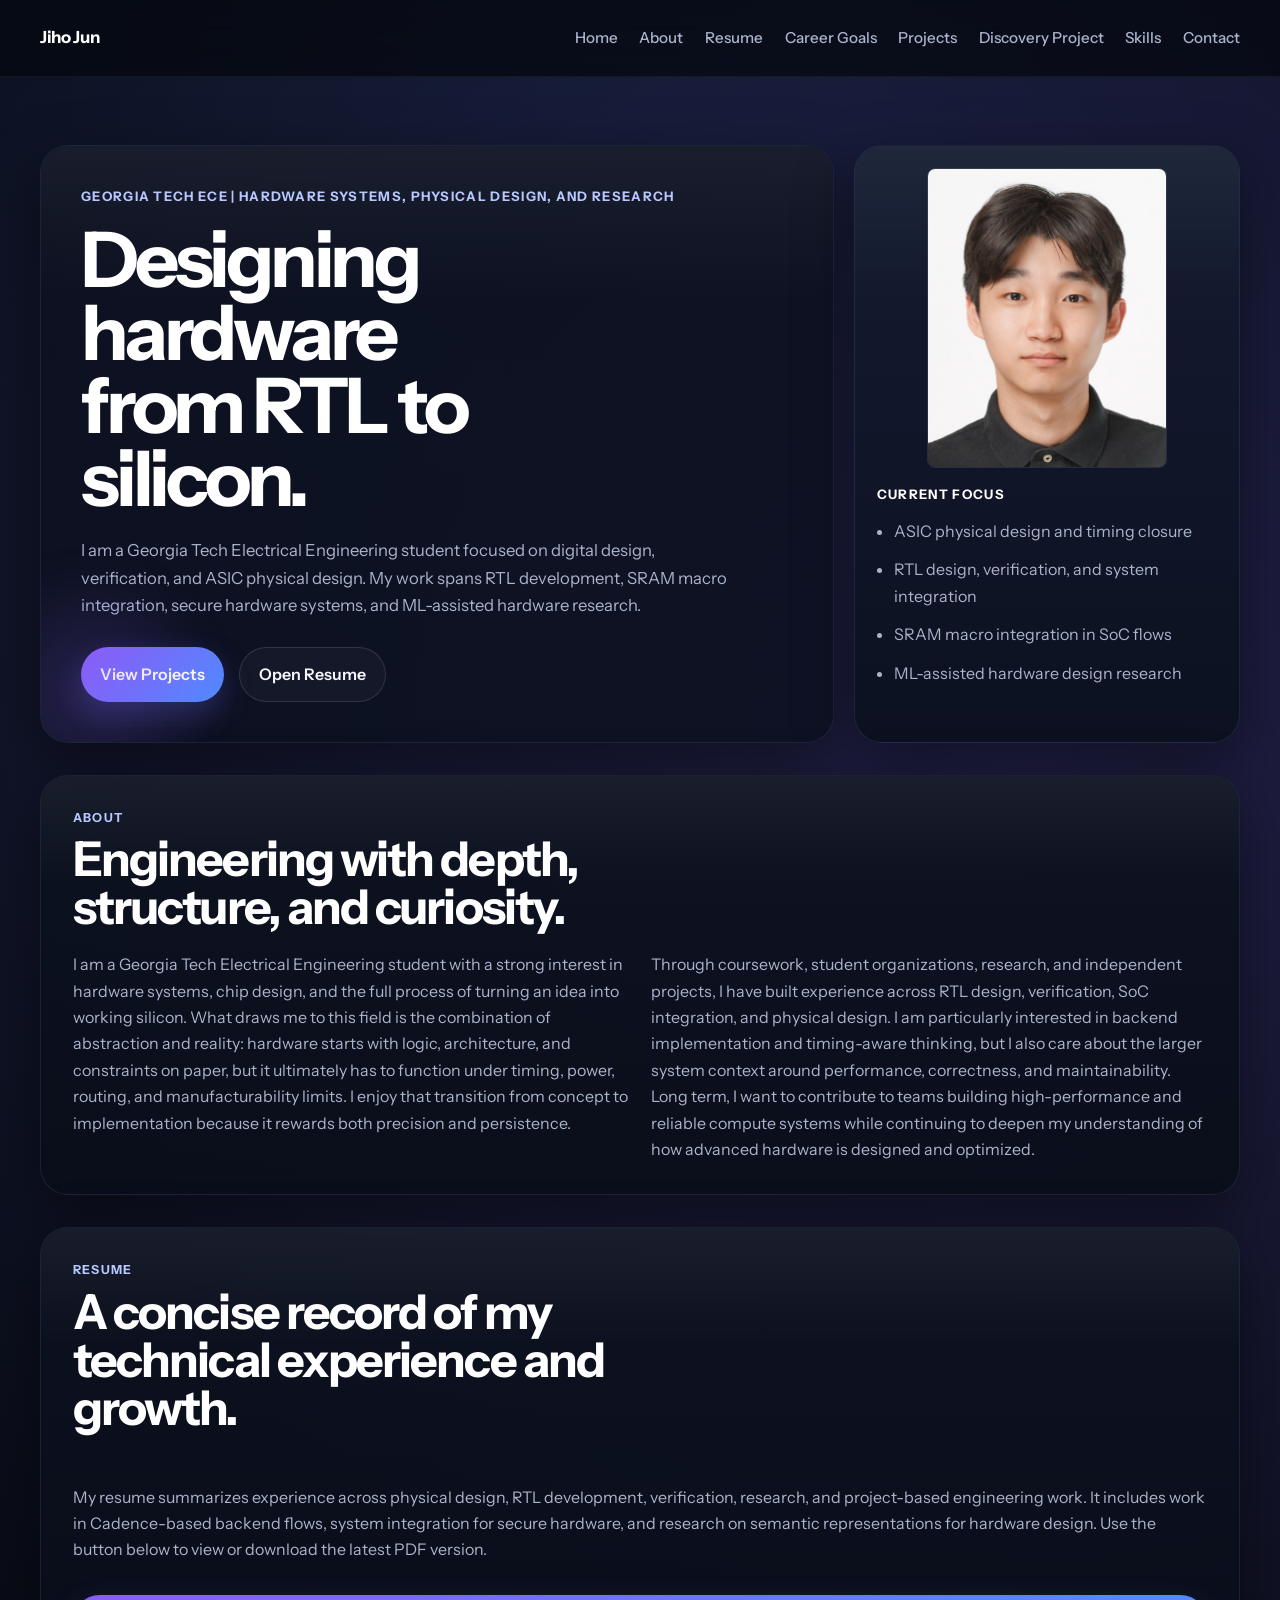
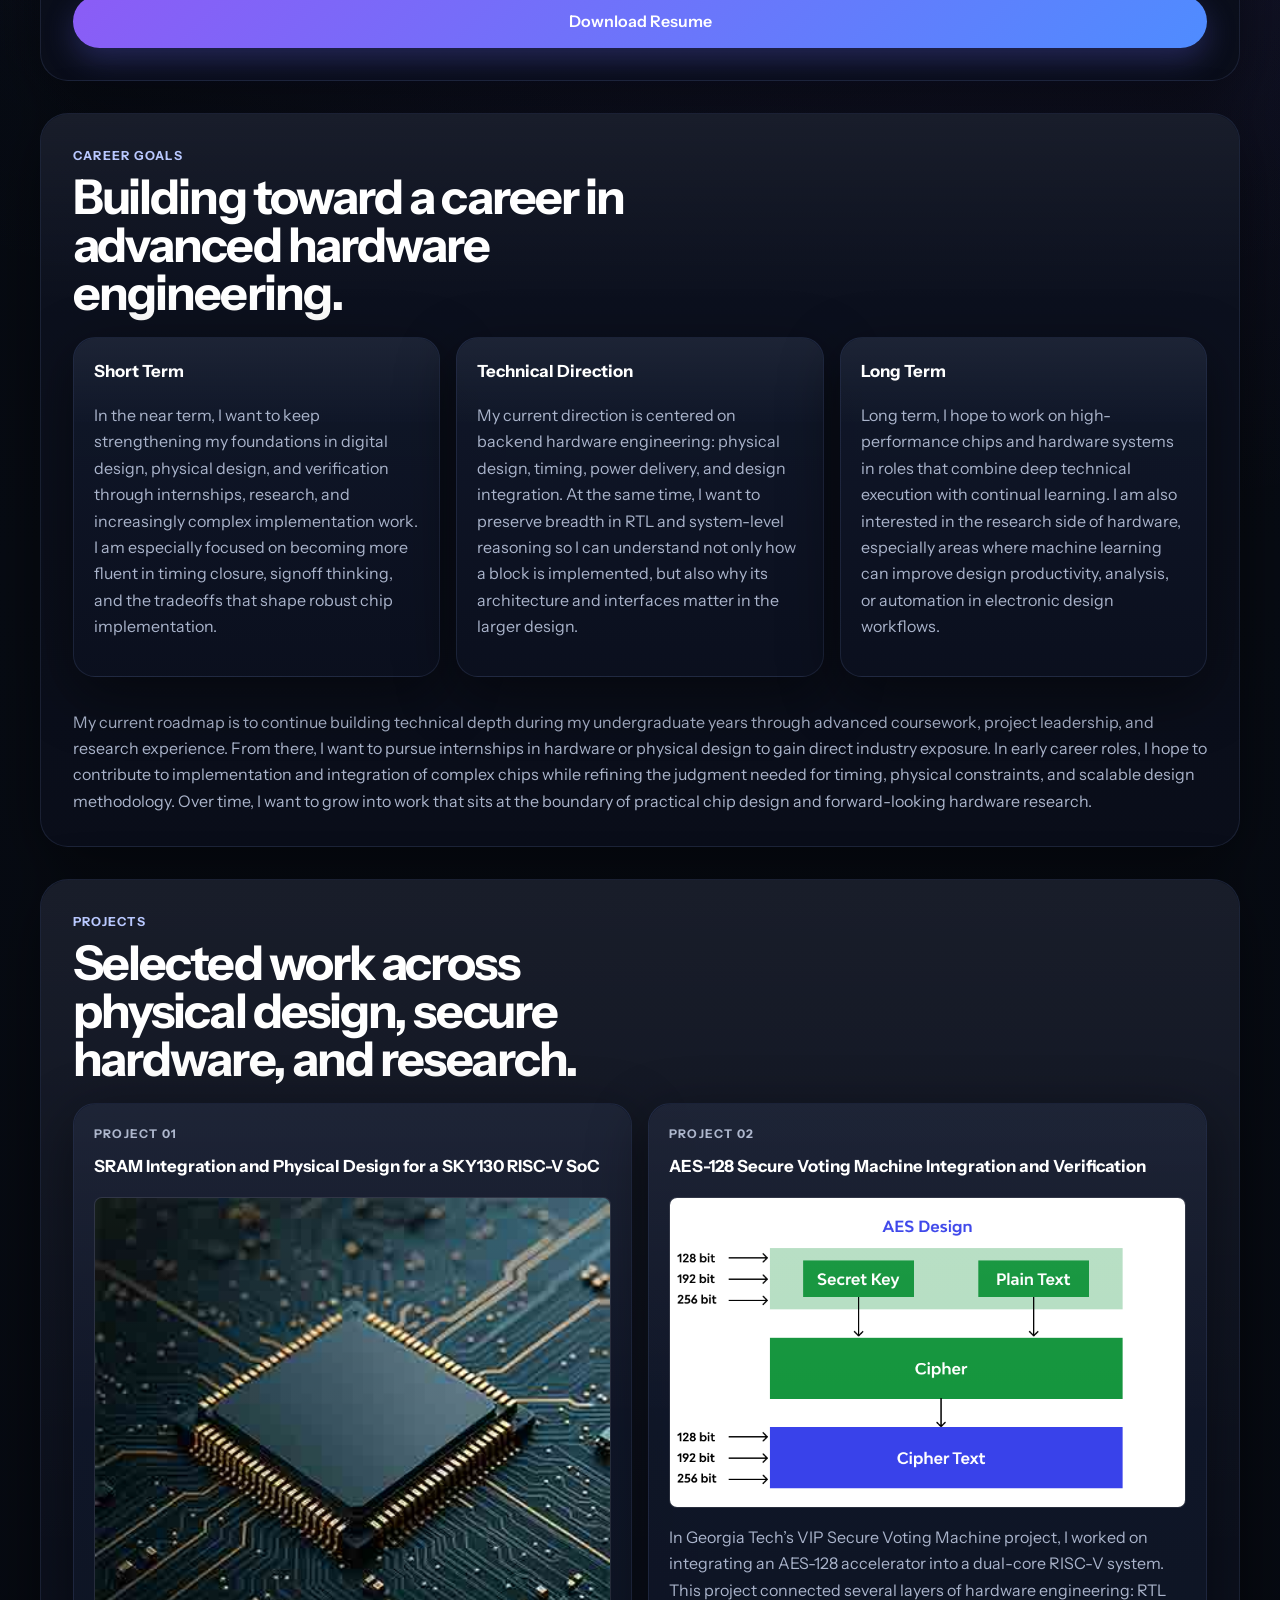
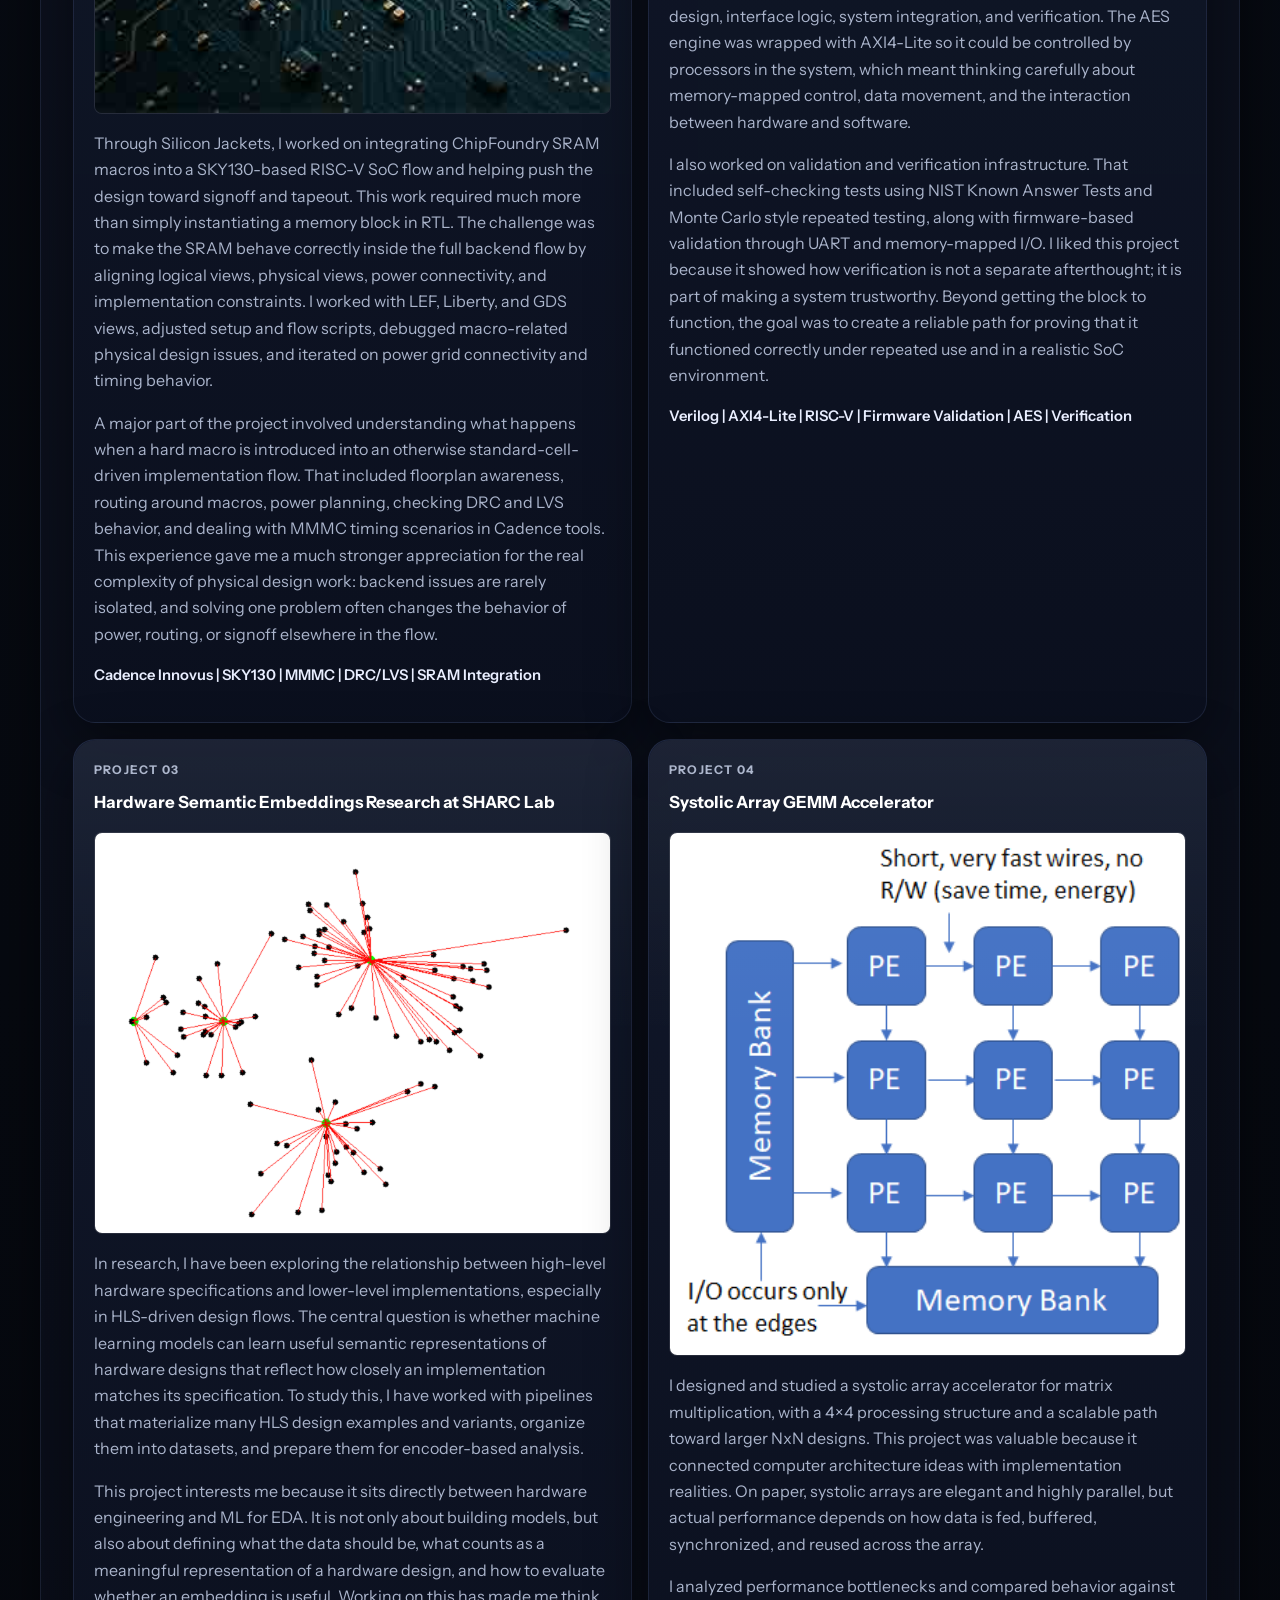
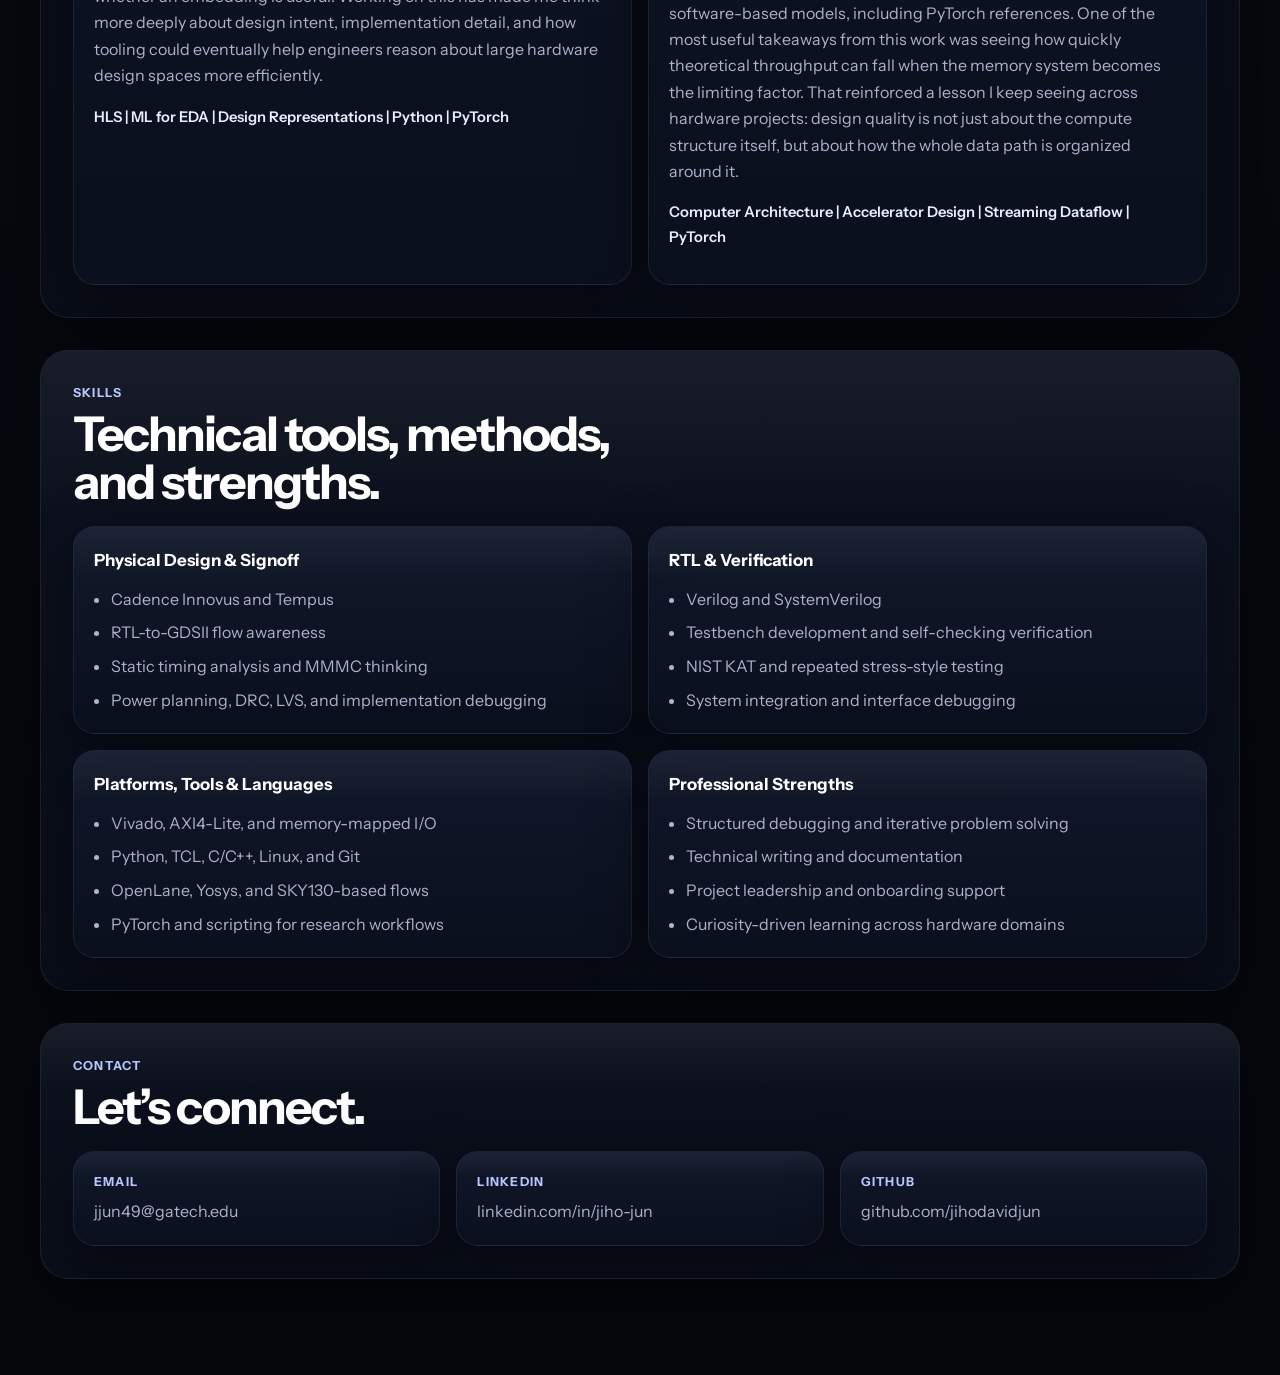
<file: index.html>
<!DOCTYPE html>
<html lang="en">
  <head>
    <meta charset="UTF-8" />
    <meta name="viewport" content="width=device-width, initial-scale=1.0" />
    <title>Jiho Jun | Hardware Systems Portfolio</title>
    <meta
      name="description"
      content="Personal portfolio for Jiho Jun, a Georgia Tech Electrical Engineering student focused on hardware systems, physical design, and chip design."
    />
    <link rel="preconnect" href="https://fonts.googleapis.com" />
    <link rel="preconnect" href="https://fonts.gstatic.com" crossorigin />
    <link
      href="https://fonts.googleapis.com/css2?family=Instrument+Sans:wght@400;500;600;700&family=Newsreader:opsz,wght@6..72,500;6..72,600&display=swap"
      rel="stylesheet"
    />
    <link rel="stylesheet" href="style.css" />
  </head>
  <body>
    <header class="site-header">
      <div class="container nav-shell">
        <a class="brand" href="#home">Jiho Jun</a>

        <nav class="site-nav" aria-label="Primary navigation">
          <a href="#home">Home</a>
          <a href="#about">About</a>
          <a href="#resume">Resume</a>
          <a href="#goals">Career Goals</a>
          <a href="#projects">Projects</a>
          <a href="discovery-project.html">Discovery Project</a>
          <a href="#skills">Skills</a>
          <a href="#contact">Contact</a>
        </nav>
      </div>
    </header>

    <main>
      <section class="hero-section hero-tech" id="home">
        <div class="container hero-grid">
          <div class="hero-copy">
            <p class="eyebrow">Georgia Tech ECE | Hardware Systems, Physical Design, and Research</p>

            <h1>Designing hardware from RTL to silicon.</h1>

            <p class="hero-text">
              I am a Georgia Tech Electrical Engineering student focused on digital design,
              verification, and ASIC physical design. My work spans RTL development,
              SRAM macro integration, secure hardware systems, and ML-assisted hardware
              research.
            </p>

            <div class="hero-actions">
              <a class="button button-primary" href="#projects">View Projects</a>
              <a class="button button-secondary" href="Jiho_Jun_Resume_2026_2027.pdf">Open Resume</a>
            </div>
          </div>

          <aside class="hero-panel" aria-label="Profile highlights">
            <img src="assets/headshot.jpg" alt="Jiho Jun headshot" style="width:100%; border-radius:8px; margin-bottom:1rem;">
            <p class="panel-label">Current Focus</p>
            <ul class="focus-list">
              <li>ASIC physical design and timing closure</li>
              <li>RTL design, verification, and system integration</li>
              <li>SRAM macro integration in SoC flows</li>
              <li>ML-assisted hardware design research</li>
            </ul>
          </aside>
        </div>
      </section>

      <section class="content-section" id="about">
        <div class="container section-shell">
          <div class="section-heading">
            <p class="section-tag">About</p>
            <h2>Engineering with depth, structure, and curiosity.</h2>
          </div>

          <div class="section-content two-column">
            <p>
              I am a Georgia Tech Electrical Engineering student with a strong interest in hardware
              systems, chip design, and the full process of turning an idea into working silicon.
              What draws me to this field is the combination of abstraction and reality: hardware
              starts with logic, architecture, and constraints on paper, but it ultimately has to
              function under timing, power, routing, and manufacturability limits. I enjoy that
              transition from concept to implementation because it rewards both precision and
              persistence.
            </p>
            <p>
              Through coursework, student organizations, research, and independent projects, I have
              built experience across RTL design, verification, SoC integration, and physical design.
              I am particularly interested in backend implementation and timing-aware thinking, but I
              also care about the larger system context around performance, correctness, and
              maintainability. Long term, I want to contribute to teams building high-performance and
              reliable compute systems while continuing to deepen my understanding of how advanced
              hardware is designed and optimized.
            </p>
          </div>
        </div>
      </section>

      <section class="content-section" id="resume">
        <div class="container section-shell feature-card">
          <div class="section-heading">
            <p class="section-tag">Resume</p>
            <h2>A concise record of my technical experience and growth.</h2>
          </div>

          <p class="section-content">
            My resume summarizes experience across physical design, RTL development, verification,
            research, and project-based engineering work. It includes work in Cadence-based backend
            flows, system integration for secure hardware, and research on semantic representations
            for hardware design. Use the button below to view or download the latest PDF version.
          </p>

          <a class="button button-primary" href="Jiho_Jun_Resume_2026_2027.pdf">Download Resume</a>
        </div>
      </section>

      <section class="content-section" id="goals">
        <div class="container section-shell">
          <div class="section-heading">
            <p class="section-tag">Career Goals</p>
            <h2>Building toward a career in advanced hardware engineering.</h2>
          </div>

          <div class="goal-grid">
            <article class="info-card">
              <h3>Short Term</h3>
              <p>
                In the near term, I want to keep strengthening my foundations in digital design,
                physical design, and verification through internships, research, and increasingly
                complex implementation work. I am especially focused on becoming more fluent in timing
                closure, signoff thinking, and the tradeoffs that shape robust chip implementation.
              </p>
            </article>

            <article class="info-card">
              <h3>Technical Direction</h3>
              <p>
                My current direction is centered on backend hardware engineering: physical design,
                timing, power delivery, and design integration. At the same time, I want to preserve
                breadth in RTL and system-level reasoning so I can understand not only how a block is
                implemented, but also why its architecture and interfaces matter in the larger design.
              </p>
            </article>

            <article class="info-card">
              <h3>Long Term</h3>
              <p>
                Long term, I hope to work on high-performance chips and hardware systems in roles that
                combine deep technical execution with continual learning. I am also interested in the
                research side of hardware, especially areas where machine learning can improve design
                productivity, analysis, or automation in electronic design workflows.
              </p>
            </article>
          </div>

          <div class="section-content" style="margin-top: 2rem;">
            <p>
              My current roadmap is to continue building technical depth during my undergraduate years
              through advanced coursework, project leadership, and research experience. From there, I
              want to pursue internships in hardware or physical design to gain direct industry
              exposure. In early career roles, I hope to contribute to implementation and integration
              of complex chips while refining the judgment needed for timing, physical constraints, and
              scalable design methodology. Over time, I want to grow into work that sits at the
              boundary of practical chip design and forward-looking hardware research.
            </p>
          </div>
        </div>
      </section>

      <section class="content-section" id="projects">
        <div class="container section-shell">
          <div class="section-heading">
            <p class="section-tag">Projects</p>
            <h2>Selected work across physical design, secure hardware, and research.</h2>
          </div>

          <div class="project-grid">
            <article class="project-card">
              <p class="project-label">Project 01</p>
              <h3>SRAM Integration and Physical Design for a SKY130 RISC-V SoC</h3>
              <img src="assets/sram.jpg" alt="SRAM layout or floorplan" style="width:100%; margin:1rem 0; border-radius:8px;">
              <p>
                Through Silicon Jackets, I worked on integrating ChipFoundry SRAM macros into a
                SKY130-based RISC-V SoC flow and helping push the design toward signoff and tapeout.
                This work required much more than simply instantiating a memory block in RTL. The
                challenge was to make the SRAM behave correctly inside the full backend flow by
                aligning logical views, physical views, power connectivity, and implementation
                constraints. I worked with LEF, Liberty, and GDS views, adjusted setup and flow
                scripts, debugged macro-related physical design issues, and iterated on power grid
                connectivity and timing behavior.
              </p>
              <p>
                A major part of the project involved understanding what happens when a hard macro is
                introduced into an otherwise standard-cell-driven implementation flow. That included
                floorplan awareness, routing around macros, power planning, checking DRC and LVS
                behavior, and dealing with MMMC timing scenarios in Cadence tools. This experience
                gave me a much stronger appreciation for the real complexity of physical design work:
                backend issues are rarely isolated, and solving one problem often changes the behavior
                of power, routing, or signoff elsewhere in the flow.
              </p>
              <p class="project-meta">Cadence Innovus | SKY130 | MMMC | DRC/LVS | SRAM Integration</p>
            </article>

            <article class="project-card">
              <p class="project-label">Project 02</p>
              <h3>AES-128 Secure Voting Machine Integration and Verification</h3>
              <img src="assets/aes.png" alt="AES system block diagram" style="width:100%; margin:1rem 0; border-radius:8px;">
              <p>
                In Georgia Tech’s VIP Secure Voting Machine project, I worked on integrating an
                AES-128 accelerator into a dual-core RISC-V system. This project connected several
                layers of hardware engineering: RTL design, interface logic, system integration, and
                verification. The AES engine was wrapped with AXI4-Lite so it could be controlled by
                processors in the system, which meant thinking carefully about memory-mapped control,
                data movement, and the interaction between hardware and software.
              </p>
              <p>
                I also worked on validation and verification infrastructure. That included
                self-checking tests using NIST Known Answer Tests and Monte Carlo style repeated
                testing, along with firmware-based validation through UART and memory-mapped I/O. I
                liked this project because it showed how verification is not a separate afterthought;
                it is part of making a system trustworthy. Beyond getting the block to function, the
                goal was to create a reliable path for proving that it functioned correctly under
                repeated use and in a realistic SoC environment.
              </p>
              <p class="project-meta">Verilog | AXI4-Lite | RISC-V | Firmware Validation | AES | Verification</p>
            </article>

            <article class="project-card">
              <p class="project-label">Project 03</p>
              <h3>Hardware Semantic Embeddings Research at SHARC Lab</h3>
              <img src="assets/vectors.png" alt="HLS to RTL research pipeline" style="width:100%; margin:1rem 0; border-radius:8px;">
              <p>
                In research, I have been exploring the relationship between high-level hardware
                specifications and lower-level implementations, especially in HLS-driven design flows.
                The central question is whether machine learning models can learn useful semantic
                representations of hardware designs that reflect how closely an implementation matches
                its specification. To study this, I have worked with pipelines that materialize many
                HLS design examples and variants, organize them into datasets, and prepare them for
                encoder-based analysis.
              </p>
              <p>
                This project interests me because it sits directly between hardware engineering and ML
                for EDA. It is not only about building models, but also about defining what the data
                should be, what counts as a meaningful representation of a hardware design, and how to
                evaluate whether an embedding is useful. Working on this has made me think more deeply
                about design intent, implementation detail, and how tooling could eventually help
                engineers reason about large hardware design spaces more efficiently.
              </p>
              <p class="project-meta">HLS | ML for EDA | Design Representations | Python | PyTorch</p>
            </article>

            <article class="project-card">
              <p class="project-label">Project 04</p>
              <h3>Systolic Array GEMM Accelerator</h3>
              <img src="assets/sa.png" alt="Systolic array architecture" style="width:100%; margin:1rem 0; border-radius:8px;">
              <p>
                I designed and studied a systolic array accelerator for matrix multiplication, with a
                4×4 processing structure and a scalable path toward larger NxN designs. This project
                was valuable because it connected computer architecture ideas with implementation
                realities. On paper, systolic arrays are elegant and highly parallel, but actual
                performance depends on how data is fed, buffered, synchronized, and reused across the
                array.
              </p>
              <p>
                I analyzed performance bottlenecks and compared behavior against software-based models,
                including PyTorch references. One of the most useful takeaways from this work was
                seeing how quickly theoretical throughput can fall when the memory system becomes the
                limiting factor. That reinforced a lesson I keep seeing across hardware projects:
                design quality is not just about the compute structure itself, but about how the whole
                data path is organized around it.
              </p>
              <p class="project-meta">Computer Architecture | Accelerator Design | Streaming Dataflow | PyTorch</p>
            </article>
          </div>
        </div>
      </section>

      <section class="content-section" id="skills">
        <div class="container section-shell">
          <div class="section-heading">
            <p class="section-tag">Skills</p>
            <h2>Technical tools, methods, and strengths.</h2>
          </div>

          <div class="skills-grid">
            <article class="skill-group">
              <h3>Physical Design &amp; Signoff</h3>
              <ul>
                <li>Cadence Innovus and Tempus</li>
                <li>RTL-to-GDSII flow awareness</li>
                <li>Static timing analysis and MMMC thinking</li>
                <li>Power planning, DRC, LVS, and implementation debugging</li>
              </ul>
            </article>

            <article class="skill-group">
              <h3>RTL &amp; Verification</h3>
              <ul>
                <li>Verilog and SystemVerilog</li>
                <li>Testbench development and self-checking verification</li>
                <li>NIST KAT and repeated stress-style testing</li>
                <li>System integration and interface debugging</li>
              </ul>
            </article>

            <article class="skill-group">
              <h3>Platforms, Tools &amp; Languages</h3>
              <ul>
                <li>Vivado, AXI4-Lite, and memory-mapped I/O</li>
                <li>Python, TCL, C/C++, Linux, and Git</li>
                <li>OpenLane, Yosys, and SKY130-based flows</li>
                <li>PyTorch and scripting for research workflows</li>
              </ul>
            </article>

            <article class="skill-group">
              <h3>Professional Strengths</h3>
              <ul>
                <li>Structured debugging and iterative problem solving</li>
                <li>Technical writing and documentation</li>
                <li>Project leadership and onboarding support</li>
                <li>Curiosity-driven learning across hardware domains</li>
              </ul>
            </article>
          </div>
        </div>
      </section>

      <section class="content-section" id="contact">
        <div class="container section-shell contact-shell">
          <div class="section-heading">
            <p class="section-tag">Contact</p>
            <h2>Let’s connect.</h2>
          </div>

          <div class="contact-grid">
            <a class="contact-card" href="jjun49@gatech.edu">
              <span class="contact-label">Email</span>
              <span>jjun49@gatech.edu</span>
            </a>

            <a class="contact-card" href="https://www.linkedin.com/in/jiho-jun" target="_blank" rel="noreferrer">
              <span class="contact-label">LinkedIn</span>
              <span>linkedin.com/in/jiho-jun</span>
            </a>

            <a class="contact-card" href="https://github.com/jihodavidjun" target="_blank" rel="noreferrer">
              <span class="contact-label">GitHub</span>
              <span>github.com/jihodavidjun</span>
            </a>
          </div>
        </div>
      </section>
    </main>
  </body>
</html>
</file>
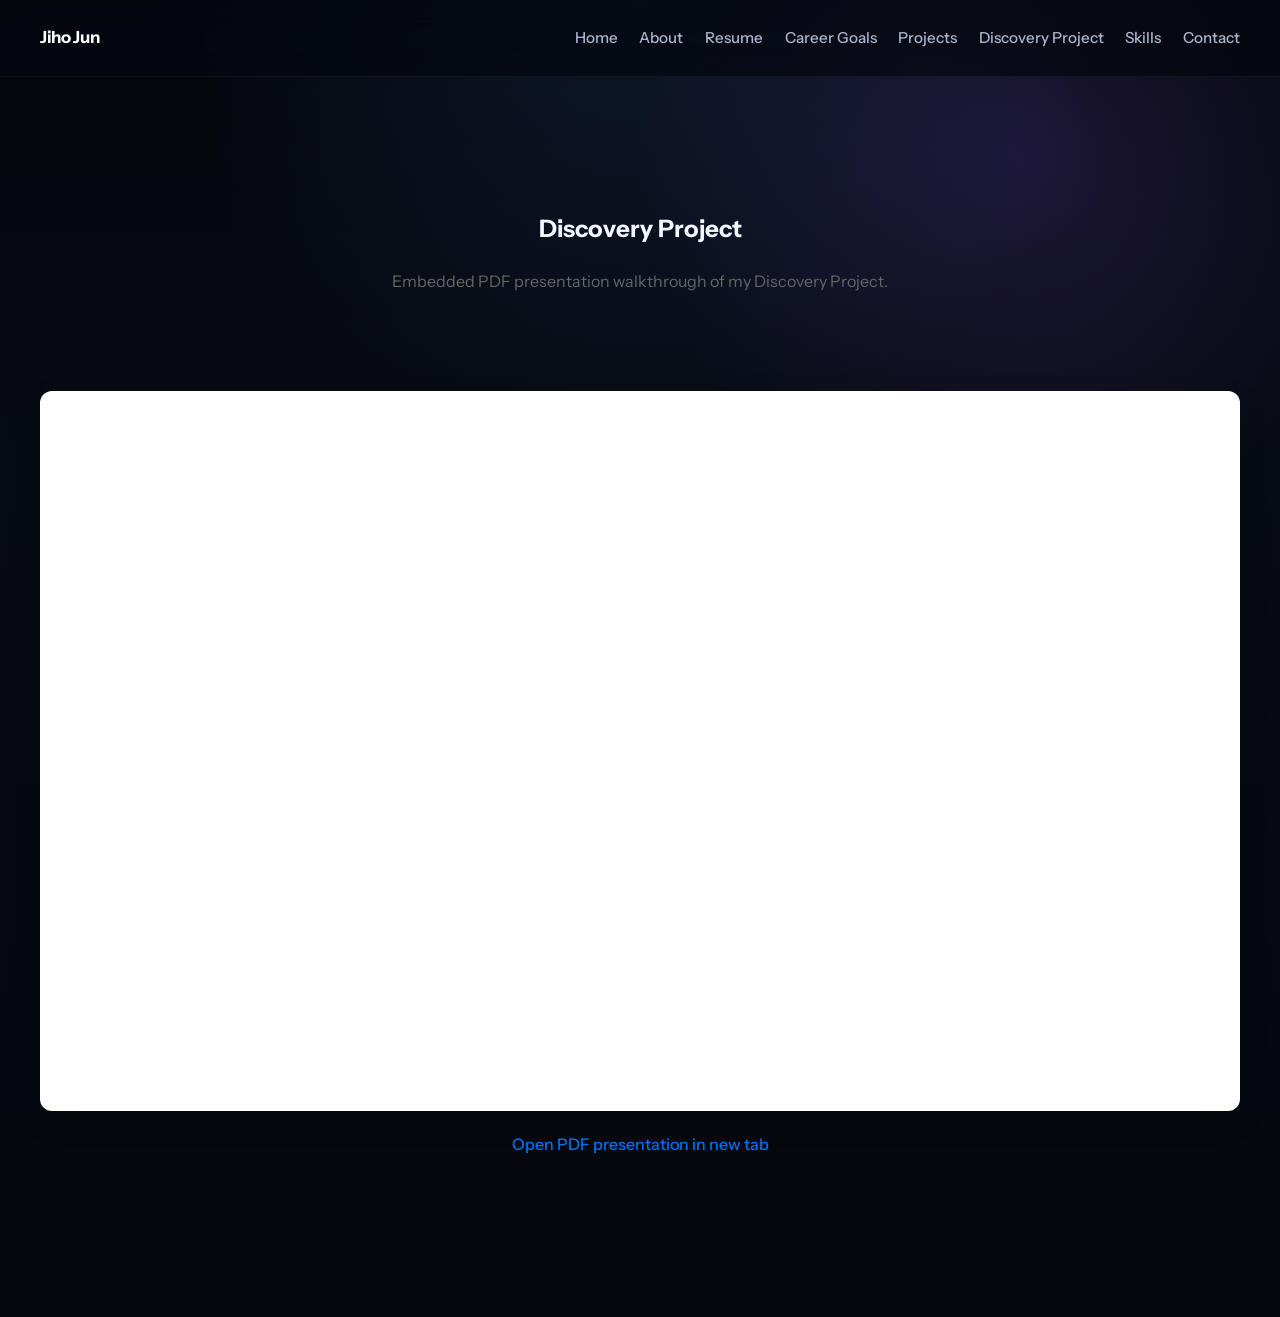
<file: discovery-project.html>
<!DOCTYPE html>
<html lang="en">
  <head>
    <meta charset="UTF-8" />
    <meta name="viewport" content="width=device-width, initial-scale=1.0" />
    <title>Discovery Project | Jiho Jun</title>
    <meta
      name="description"
      content="Discovery Project presentation and ePortfolio page for Jiho Jun's Georgia Tech ECE coursework."
    />
    <link rel="preconnect" href="https://fonts.googleapis.com" />
    <link rel="preconnect" href="https://fonts.gstatic.com" crossorigin />
    <link
      href="https://fonts.googleapis.com/css2?family=Instrument+Sans:wght@400;500;600;700&family=Newsreader:opsz,wght@6..72,500;6..72,600&display=swap"
      rel="stylesheet"
    />
    <link rel="stylesheet" href="style.css" />
  </head>
  <body>
    <header class="site-header">
      <div class="container nav-shell">
        <a class="brand" href="index.html#home">Jiho Jun</a>

        <nav class="site-nav" aria-label="Primary navigation">
          <a href="index.html#home">Home</a>
          <a href="index.html#about">About</a>
          <a href="index.html#resume">Resume</a>
          <a href="index.html#goals">Career Goals</a>
          <a href="index.html#projects">Projects</a>
          <a href="discovery-project.html">Discovery Project</a>
          <a href="index.html#skills">Skills</a>
          <a href="index.html#contact">Contact</a>
        </nav>
      </div>
    </header>

    <main class="discovery-main">
      <section class="hero-section" style="text-align:center; padding: 80px 0;">
        <div class="container">
          <h1>Discovery Project</h1>
          <p style="margin-top: 10px; color: #666;">
            Embedded PDF presentation walkthrough of my Discovery Project.
          </p>
        </div>
      </section>

      <section class="container" style="padding-bottom: 80px;">
        <div style="border-radius: 12px; overflow: hidden; box-shadow: 0 10px 30px rgba(0,0,0,0.1); background: #fff;">
          <!-- Replace the file name below with your downloaded presentation PDF -->
          <iframe
            src="Computer.pdf"
            title="Discovery Project Presentation"
            style="display: block; width: 100%; height: min(80vh, 1000px); border: none;"
          >
          </iframe>
        </div>

        <!-- OPTIONAL FALLBACK LINK -->
        <div style="text-align: center; margin-top: 20px;">
          <a
            href="discovery-project-presentation.pdf"
            target="_blank"
            style="text-decoration: none; color: #0070f3; font-weight: 500;">
            Open PDF presentation in new tab
          </a>
        </div>

      </section>
    </main>
  </body>
</html>
</file>
<file: style.css>
:root {
  --bg: #06080d;
  --bg-soft: #0b1020;
  --surface: rgba(13, 18, 32, 0.88);
  --surface-2: rgba(18, 25, 44, 0.88);
  --surface-3: rgba(10, 14, 26, 0.95);
  --text: #f4f7ff;
  --muted: #aab4cb;
  --muted-2: #7f8aa3;
  --border: rgba(130, 150, 210, 0.14);
  --accent: #8b5cf6;
  --accent-2: #4f8cff;
  --accent-3: #c084fc;
  --success: #7dd3fc;
  --shadow: 0 18px 60px rgba(0, 0, 0, 0.45);
  --radius-xl: 28px;
  --radius-lg: 22px;
  --radius-md: 16px;
  --radius-sm: 12px;
  --max-width: 1200px;
}

* {
  box-sizing: border-box;
}

html {
  scroll-behavior: smooth;
}

body {
  margin: 0;
  font-family: "Instrument Sans", sans-serif;
  color: var(--text);
  background:
    radial-gradient(circle at top center, rgba(79, 140, 255, 0.12), transparent 32%),
    radial-gradient(circle at 80% 12%, rgba(139, 92, 246, 0.18), transparent 25%),
    linear-gradient(180deg, #04060b 0%, #070b13 35%, #05070d 100%);
  line-height: 1.65;
}

body::before {
  content: "";
  position: fixed;
  inset: 0;
  pointer-events: none;
  background-image:
    linear-gradient(rgba(255,255,255,0.025) 1px, transparent 1px),
    linear-gradient(90deg, rgba(255,255,255,0.025) 1px, transparent 1px);
  background-size: 44px 44px;
  mask-image: linear-gradient(to bottom, rgba(255,255,255,0.24), transparent 75%);
  opacity: 0.3;
}

img {
  max-width: 100%;
  display: block;
}

a {
  color: inherit;
  text-decoration: none;
}

.container {
  width: min(var(--max-width), calc(100% - 2rem));
  margin: 0 auto;
}

.site-header {
  position: sticky;
  top: 0;
  z-index: 100;
  backdrop-filter: blur(16px);
  background: rgba(5, 8, 15, 0.72);
  border-bottom: 1px solid rgba(255, 255, 255, 0.05);
}

.nav-shell {
  min-height: 76px;
  display: flex;
  align-items: center;
  justify-content: space-between;
  gap: 1rem;
}

.brand {
  font-weight: 700;
  font-size: 1.05rem;
  letter-spacing: -0.02em;
  color: #ffffff;
}

.site-nav {
  display: flex;
  flex-wrap: wrap;
  gap: 1.35rem;
}

.site-nav a {
  color: var(--muted);
  font-size: 0.95rem;
  font-weight: 500;
  transition: color 0.2s ease, opacity 0.2s ease;
}

.site-nav a:hover {
  color: #ffffff;
}

main {
  padding: 2rem 0 5rem;
}

.hero-section {
  padding: 2.25rem 0 1rem;
}

.hero-grid {
  display: grid;
  grid-template-columns: minmax(0, 1.75fr) minmax(300px, 0.85fr);
  gap: 1.25rem;
  align-items: stretch;
}

.hero-copy,
.hero-panel,
.section-shell,
.project-card,
.info-card,
.skill-group,
.contact-card {
  position: relative;
  background: var(--surface);
  border: 1px solid var(--border);
  box-shadow: var(--shadow);
}

.hero-copy::before,
.hero-panel::before,
.section-shell::before,
.project-card::before,
.info-card::before,
.skill-group::before,
.contact-card::before {
  content: "";
  position: absolute;
  inset: 0;
  border-radius: inherit;
  pointer-events: none;
  background: linear-gradient(180deg, rgba(255,255,255,0.05), transparent 26%);
}

.hero-copy,
.hero-panel {
  border-radius: var(--radius-xl);
}

.hero-copy {
  padding: 2.5rem;
  overflow: hidden;
}

.hero-copy::after {
  content: "";
  position: absolute;
  inset: auto auto -80px -80px;
  width: 260px;
  height: 260px;
  border-radius: 999px;
  background: radial-gradient(circle, rgba(139, 92, 246, 0.22), transparent 70%);
  filter: blur(18px);
  pointer-events: none;
}

.eyebrow {
  margin: 0 0 1rem;
  color: #b6c6ff;
  text-transform: uppercase;
  letter-spacing: 0.1em;
  font-size: 0.82rem;
  font-weight: 700;
}

.hero-copy h1 {
  margin: 0;
  font-family: "Instrument Sans", sans-serif;
  font-size: clamp(3rem, 6vw, 5.7rem);
  font-weight: 700;
  line-height: 0.95;
  letter-spacing: -0.055em;
  max-width: 9ch;
  color: #ffffff;
}

.hero-text {
  margin: 1.35rem 0 0;
  max-width: 60ch;
  color: var(--muted);
  font-size: 1.04rem;
}

.hero-actions {
  margin-top: 1.7rem;
  display: flex;
  flex-wrap: wrap;
  gap: 0.9rem;
}

.button {
  display: inline-flex;
  align-items: center;
  justify-content: center;
  min-height: 48px;
  padding: 0.84rem 1.2rem;
  border-radius: 999px;
  font-weight: 600;
  transition: transform 0.18s ease, box-shadow 0.18s ease, background 0.18s ease, border-color 0.18s ease;
}

.button:hover {
  transform: translateY(-1px);
}

.button-primary {
  color: #ffffff;
  background: linear-gradient(135deg, var(--accent) 0%, var(--accent-2) 100%);
  box-shadow: 0 12px 30px rgba(99, 102, 241, 0.28);
}

.button-primary:hover {
  box-shadow: 0 16px 38px rgba(99, 102, 241, 0.34);
}

.button-secondary {
  color: #f7f9ff;
  border: 1px solid rgba(255,255,255,0.12);
  background: rgba(255,255,255,0.03);
}

.hero-panel {
  padding: 1.35rem;
  display: flex;
  flex-direction: column;
  justify-content: flex-start;
  background:
    linear-gradient(180deg, rgba(20, 28, 49, 0.95), rgba(12, 17, 31, 0.95));
}

.hero-panel img {
  width: 100%;
  max-width: 240px;
  aspect-ratio: 4 / 5;
  object-fit: cover;
  border-radius: 18px;
  margin: 0 auto 1.2rem;
  border: 1px solid rgba(255,255,255,0.1);
}

.panel-label {
  margin: 0 0 0.8rem;
  color: #ffffff;
  font-size: 0.82rem;
  font-weight: 800;
  letter-spacing: 0.1em;
  text-transform: uppercase;
}

.focus-list {
  margin: 0;
  padding-left: 1.1rem;
  color: var(--muted);
}

.focus-list li + li {
  margin-top: 0.75rem;
}

.content-section {
  padding: 1rem 0;
}

.section-shell {
  border-radius: var(--radius-xl);
  padding: 2rem;
  background:
    linear-gradient(180deg, rgba(13, 18, 32, 0.95), rgba(10, 14, 26, 0.95));
}

.section-heading {
  margin-bottom: 1.25rem;
}

.section-tag {
  margin: 0 0 0.42rem;
  color: #b6c6ff;
  text-transform: uppercase;
  letter-spacing: 0.1em;
  font-size: 0.78rem;
  font-weight: 800;
}

.section-heading h2 {
  margin: 0;
  font-family: "Instrument Sans", sans-serif;
  font-size: clamp(1.9rem, 4vw, 3rem);
  line-height: 1;
  font-weight: 700;
  letter-spacing: -0.04em;
  color: #ffffff;
  max-width: 18ch;
}

.section-content {
  color: var(--muted);
  font-size: 1rem;
}

.two-column {
  display: grid;
  grid-template-columns: 1fr 1fr;
  gap: 1.35rem;
}

.two-column p,
.section-content p {
  margin: 0;
}

.feature-card {
  display: flex;
  flex-direction: column;
  gap: 1rem;
}

.goal-grid,
.skills-grid,
.contact-grid,
.project-grid {
  display: grid;
  gap: 1rem;
}

.goal-grid {
  grid-template-columns: repeat(3, 1fr);
}

.info-card,
.skill-group,
.contact-card,
.project-card {
  border-radius: var(--radius-lg);
  padding: 1.25rem;
  background:
    linear-gradient(180deg, rgba(18, 25, 44, 0.92), rgba(11, 16, 30, 0.96));
}

.info-card h3,
.skill-group h3,
.project-card h3 {
  margin: 0 0 0.7rem;
  font-size: 1.05rem;
  color: #ffffff;
}

.info-card p,
.skill-group li,
.project-card p,
.contact-card span:last-child {
  color: var(--muted);
}

.project-grid {
  grid-template-columns: repeat(2, minmax(0, 1fr));
}

.project-card {
  overflow: hidden;
}

.project-label {
  margin: 0 0 0.55rem;
  color: #b6c6ff;
  text-transform: uppercase;
  letter-spacing: 0.1em;
  font-size: 0.75rem;
  font-weight: 800;
}

.project-card img {
  margin: 0.9rem 0 1rem;
  border-radius: 14px;
  border: 1px solid rgba(255,255,255,0.08);
  background: rgba(255,255,255,0.03);
}

.project-meta {
  margin-top: 1rem;
  color: #e9eeff !important;
  font-size: 0.92rem;
  font-weight: 600;
}

.skills-grid {
  grid-template-columns: repeat(2, 1fr);
}

.skill-group ul {
  margin: 0;
  padding-left: 1.08rem;
}

.skill-group li + li {
  margin-top: 0.45rem;
}

.contact-grid {
  grid-template-columns: repeat(3, 1fr);
}

.contact-card {
  display: flex;
  flex-direction: column;
  gap: 0.35rem;
}

.contact-card:hover {
  border-color: rgba(139, 92, 246, 0.4);
}

.contact-label {
  font-size: 0.78rem;
  font-weight: 800;
  letter-spacing: 0.1em;
  text-transform: uppercase;
  color: #b6c6ff;
}

.discovery-main {
  padding-top: 2rem;
}

.discovery-hero-grid {
  display: grid;
  grid-template-columns: minmax(0, 1.55fr) minmax(300px, 0.9fr);
  gap: 1.25rem;
  align-items: stretch;
}

.discovery-copy {
  min-height: 100%;
}

.discovery-copy h1 {
  max-width: 11ch;
}

.discovery-intro {
  max-width: 62ch;
}

.discovery-panel,
.sidebar-card,
.discovery-card,
.skill-detail-card,
.snapshot-card,
.timeline-shell,
.meta-chip,
.visual-placeholder {
  position: relative;
  border: 1px solid var(--border);
  background: linear-gradient(180deg, rgba(18, 25, 44, 0.92), rgba(11, 16, 30, 0.96));
  box-shadow: var(--shadow);
}

.discovery-panel,
.sidebar-card,
.discovery-card,
.skill-detail-card,
.snapshot-card,
.timeline-shell,
.meta-chip,
.visual-placeholder {
  border-radius: var(--radius-lg);
}

.discovery-panel::before,
.sidebar-card::before,
.discovery-card::before,
.skill-detail-card::before,
.snapshot-card::before,
.timeline-shell::before,
.meta-chip::before,
.visual-placeholder::before {
  content: "";
  position: absolute;
  inset: 0;
  border-radius: inherit;
  pointer-events: none;
  background: linear-gradient(180deg, rgba(255,255,255,0.05), transparent 24%);
}

.panel-block + .panel-block,
.sidebar-card + .sidebar-card {
  margin-top: 1rem;
}

.panel-text {
  margin: 0;
  color: var(--muted);
}

.jump-links {
  display: grid;
  gap: 0.65rem;
}

.jump-links a {
  color: var(--text);
  padding: 0.8rem 0.95rem;
  border-radius: var(--radius-sm);
  border: 1px solid rgba(255, 255, 255, 0.08);
  background: rgba(255, 255, 255, 0.03);
  font-size: 0.95rem;
  transition: border-color 0.18s ease, background 0.18s ease, transform 0.18s ease;
}

.jump-links a:hover {
  transform: translateY(-1px);
  border-color: rgba(139, 92, 246, 0.34);
  background: rgba(139, 92, 246, 0.08);
}

.discovery-meta-row {
  margin-top: 1.6rem;
  display: grid;
  grid-template-columns: repeat(3, minmax(0, 1fr));
  gap: 0.85rem;
}

.meta-chip {
  padding: 1rem 1.05rem;
}

.meta-chip span {
  display: block;
}

.meta-label,
.card-kicker,
.snapshot-label,
.timeline-title,
.visual-label {
  color: #b6c6ff;
  text-transform: uppercase;
  letter-spacing: 0.1em;
  font-size: 0.76rem;
  font-weight: 800;
}

.meta-label {
  margin-bottom: 0.35rem;
}

.discovery-layout {
  display: grid;
  grid-template-columns: minmax(0, 1.6fr) minmax(250px, 0.55fr);
  gap: 1rem;
  align-items: start;
}

.discovery-content {
  min-width: 0;
}

.discovery-sidebar {
  position: sticky;
  top: 104px;
  display: grid;
  gap: 1rem;
}

.sidebar-card {
  padding: 1.25rem;
}

.discovery-shell {
  padding: 2rem;
}

.discovery-grid,
.skills-card-grid,
.snapshot-grid,
.visual-grid,
.split-reflection-grid {
  display: grid;
  gap: 1rem;
}

.discovery-grid {
  grid-template-columns: repeat(2, minmax(0, 1fr));
}

.discovery-grid-wide {
  grid-template-columns: repeat(2, minmax(0, 1fr));
}

.discovery-card,
.skill-detail-card,
.snapshot-card {
  padding: 1.3rem;
}

.discovery-card p,
.skill-detail-card p,
.snapshot-card p,
.timeline-step p {
  margin: 0;
  color: var(--muted);
}

.discovery-card h3,
.timeline-step h3 {
  margin: 0 0 0.55rem;
  font-size: 1.02rem;
  color: #ffffff;
}

.card-kicker {
  margin: 0 0 0.7rem;
}

.discovery-card-emphasis {
  background:
    radial-gradient(circle at top right, rgba(79, 140, 255, 0.14), transparent 40%),
    linear-gradient(180deg, rgba(20, 29, 51, 0.96), rgba(11, 16, 30, 0.98));
}

.visual-placeholder {
  min-height: 220px;
  margin-top: 1rem;
  padding: 1.4rem;
  display: flex;
  flex-direction: column;
  justify-content: space-between;
  background:
    linear-gradient(180deg, rgba(20, 29, 51, 0.86), rgba(11, 16, 30, 0.92)),
    repeating-linear-gradient(
      135deg,
      rgba(255,255,255,0.03),
      rgba(255,255,255,0.03) 16px,
      transparent 16px,
      transparent 32px
    );
}

.visual-placeholder-large {
  min-height: 300px;
}

.visual-note {
  color: var(--muted);
  font-size: 1rem;
}

.timeline-shell {
  margin-top: 1rem;
  padding: 1.35rem;
}

.timeline-title {
  margin: 0 0 1rem;
}

.timeline-list {
  display: grid;
  gap: 0.9rem;
}

.timeline-step {
  display: grid;
  grid-template-columns: 62px minmax(0, 1fr);
  gap: 1rem;
  align-items: start;
  padding: 1rem;
  border-radius: var(--radius-md);
  border: 1px solid rgba(255, 255, 255, 0.08);
  background: rgba(255, 255, 255, 0.025);
}

.timeline-marker {
  display: inline-flex;
  align-items: center;
  justify-content: center;
  width: 48px;
  height: 48px;
  border-radius: 999px;
  background: linear-gradient(135deg, rgba(139, 92, 246, 0.18), rgba(79, 140, 255, 0.18));
  border: 1px solid rgba(139, 92, 246, 0.24);
  color: #ffffff;
  font-weight: 700;
}

.visual-grid {
  grid-template-columns: repeat(3, minmax(0, 1fr));
  margin-top: 1rem;
}

.split-reflection-grid {
  grid-template-columns: repeat(2, minmax(0, 1fr));
}

.reflection-card {
  min-height: 100%;
}

.placeholder-list {
  margin: 0;
  padding-left: 1.1rem;
  color: var(--muted);
}

.placeholder-list li + li {
  margin-top: 0.65rem;
}

.skills-card-grid {
  grid-template-columns: repeat(2, minmax(0, 1fr));
}

.skill-context {
  margin-top: 0.9rem !important;
  color: #e9eeff !important;
  font-size: 0.93rem;
}

.snapshot-grid {
  grid-template-columns: repeat(5, minmax(0, 1fr));
}

.snapshot-label {
  display: block;
  margin-bottom: 0.6rem;
}

.jump-links-stacked a {
  font-size: 0.92rem;
}

@media (max-width: 980px) {
  .hero-grid,
  .discovery-hero-grid,
  .discovery-layout,
  .two-column,
  .goal-grid,
  .project-grid,
  .skills-grid,
  .contact-grid,
  .discovery-grid,
  .discovery-grid-wide,
  .skills-card-grid,
  .snapshot-grid,
  .visual-grid,
  .split-reflection-grid {
    grid-template-columns: 1fr;
  }

  .hero-copy h1 {
    max-width: 100%;
    font-size: clamp(2.5rem, 11vw, 4.4rem);
  }

  .discovery-meta-row {
    grid-template-columns: 1fr;
  }

  .discovery-sidebar {
    position: static;
  }
}

@media (max-width: 720px) {
  .nav-shell {
    flex-direction: column;
    align-items: flex-start;
    padding: 0.95rem 0;
  }

  .hero-copy,
  .hero-panel,
  .section-shell {
    padding: 1.35rem;
  }

  .meta-chip,
  .discovery-card,
  .skill-detail-card,
  .snapshot-card,
  .timeline-shell,
  .sidebar-card {
    padding: 1rem;
  }

  .timeline-step {
    grid-template-columns: 1fr;
  }

  .button {
    width: 100%;
  }
}
</file>
